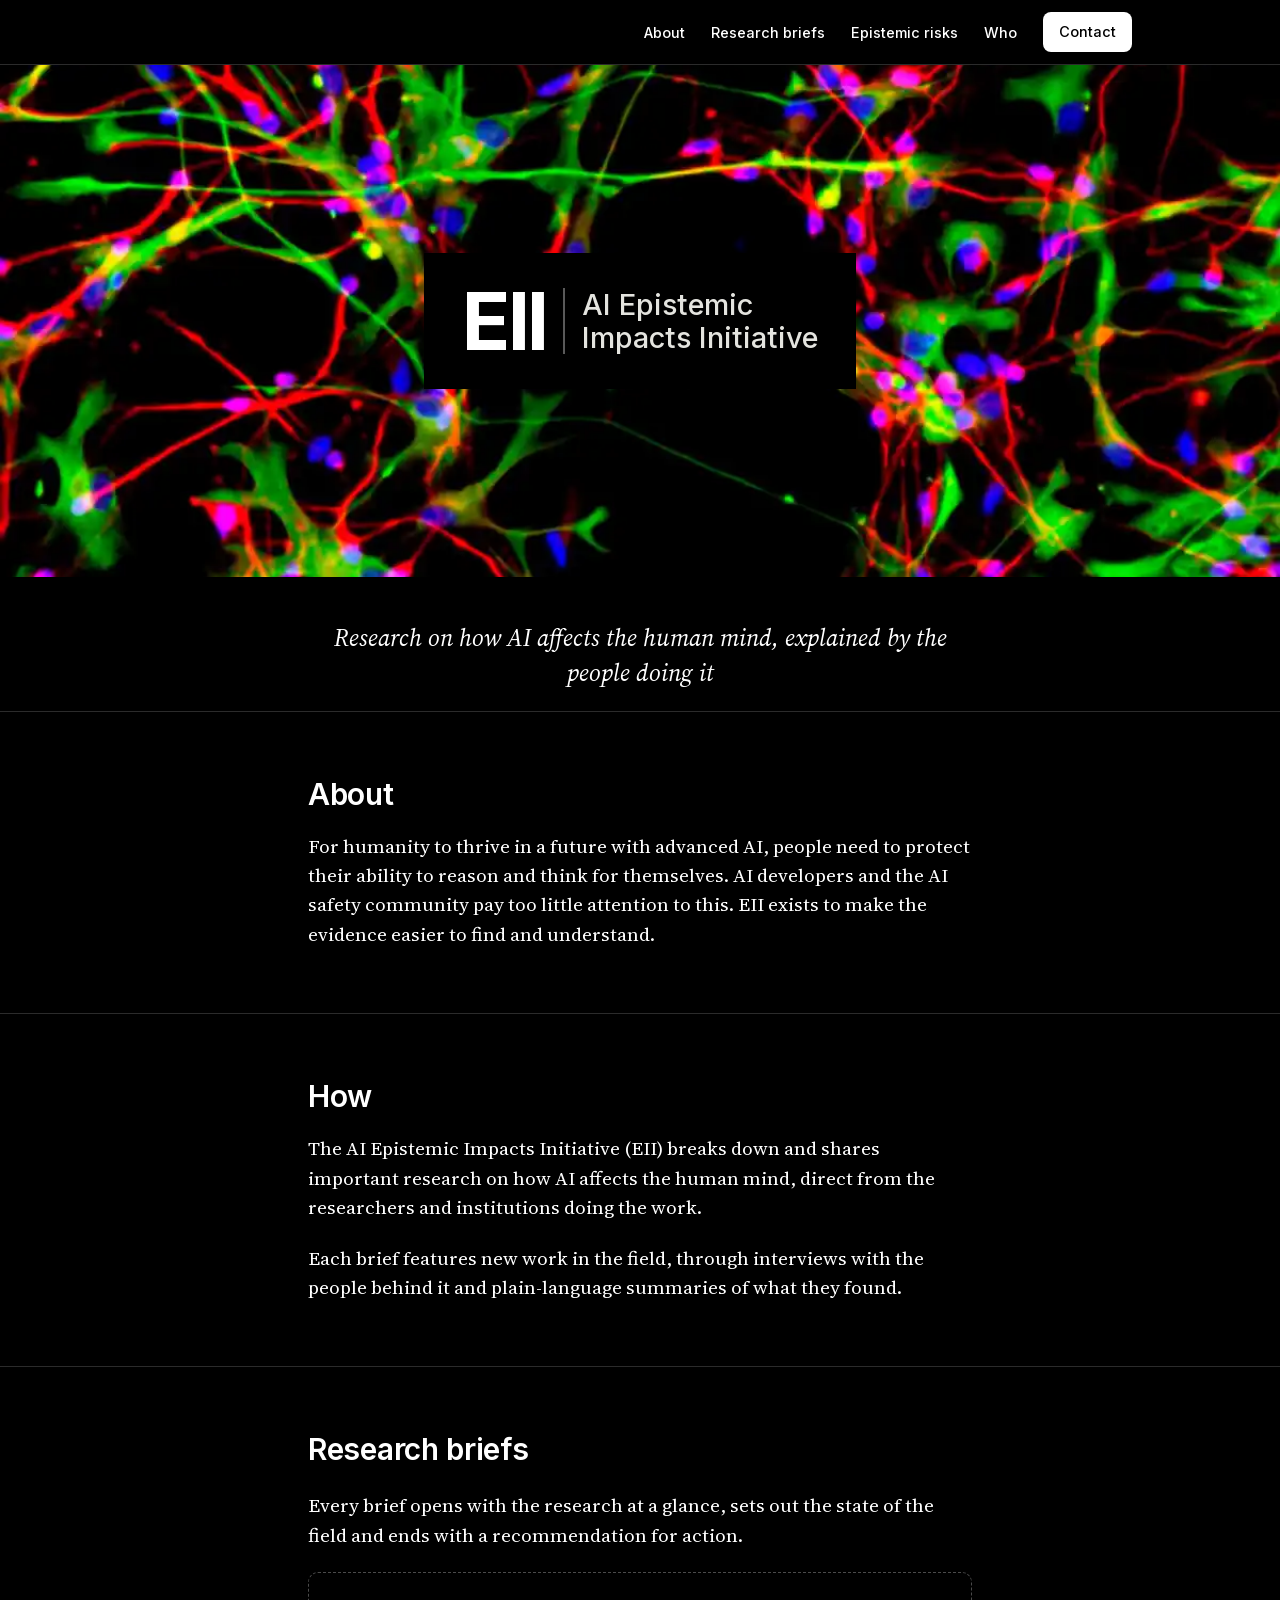
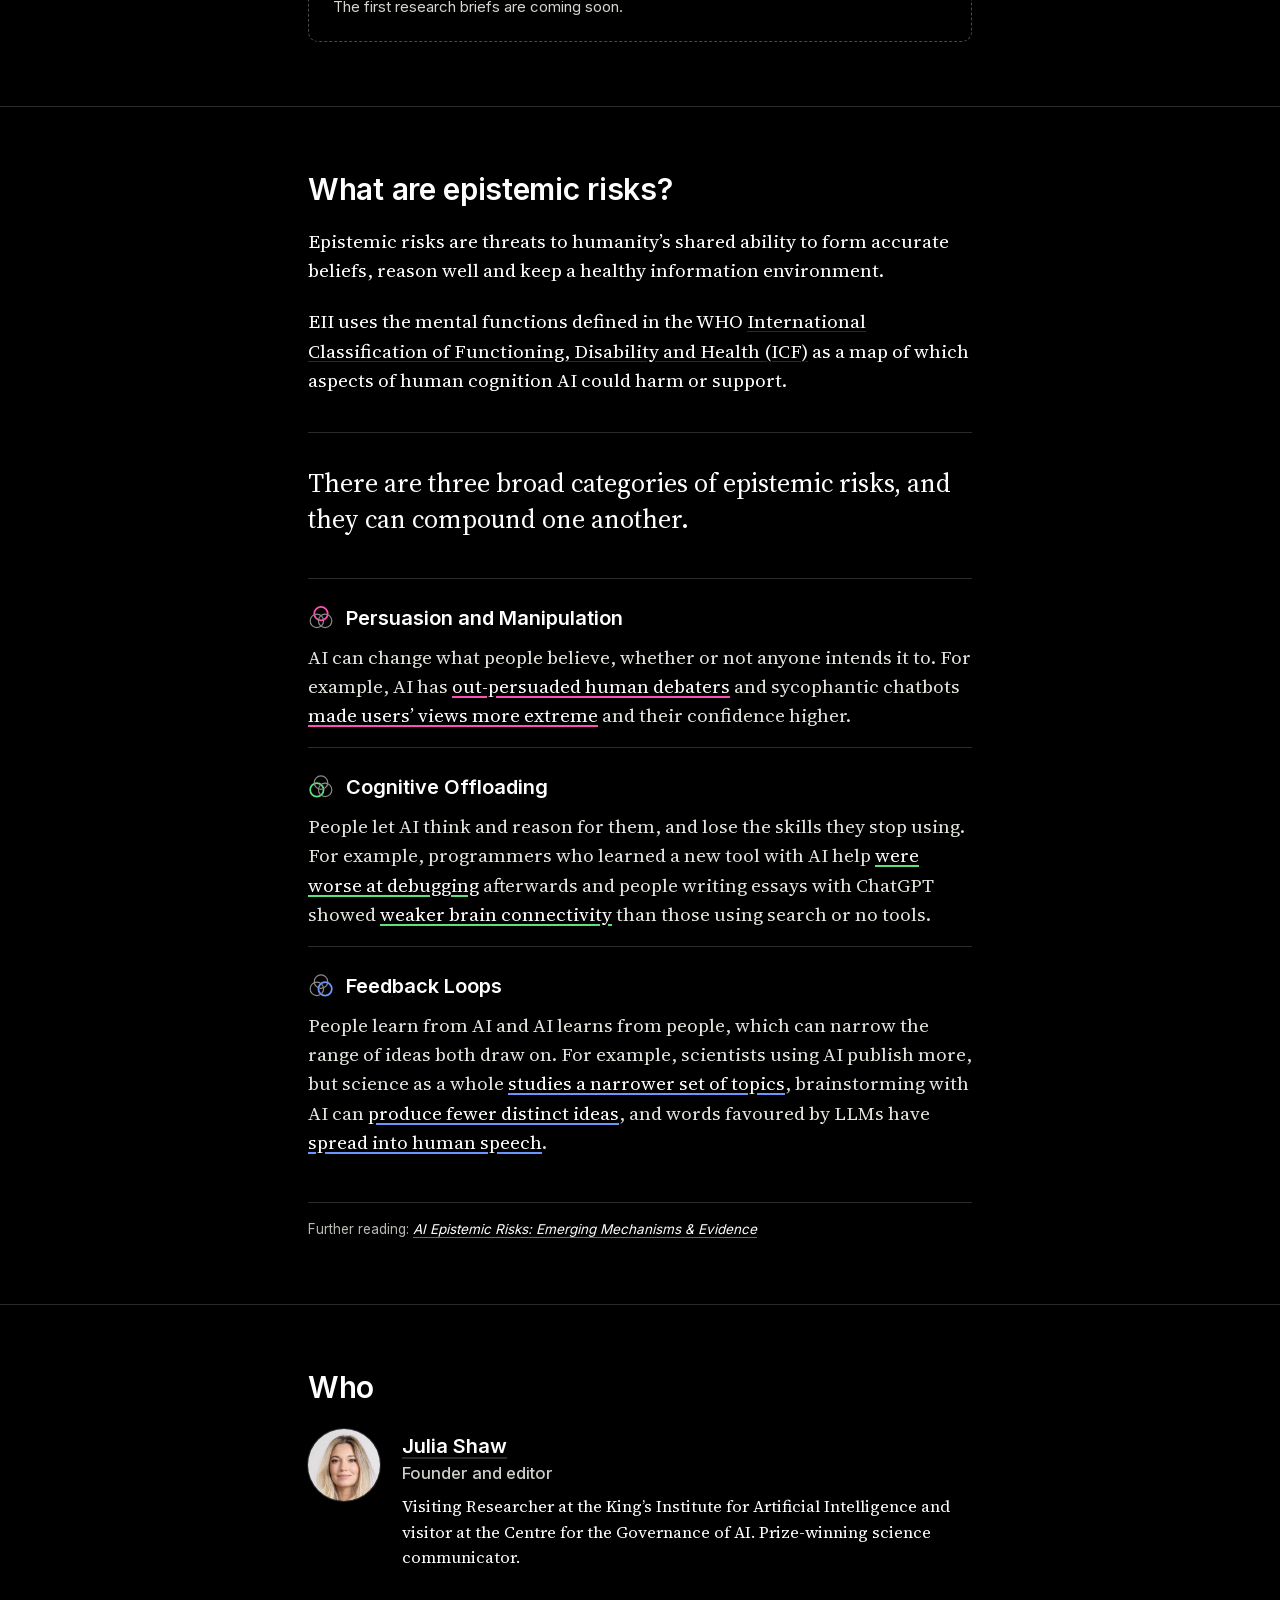
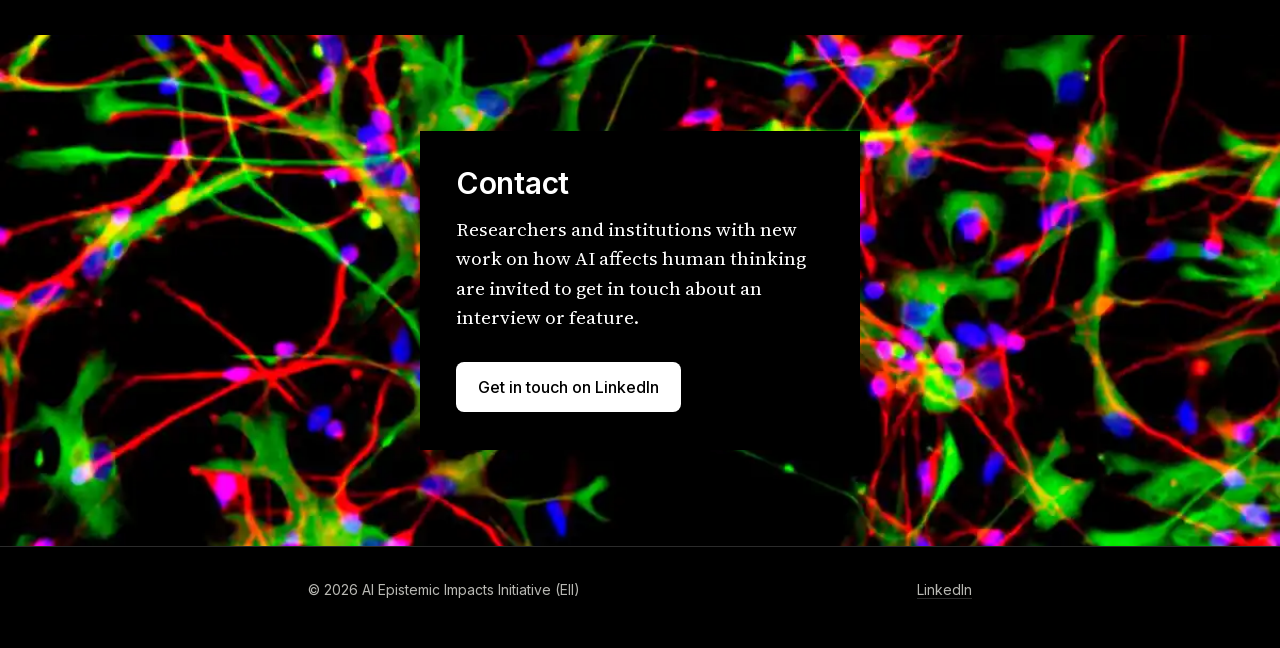
<file: index.html>
<!DOCTYPE html>
<html lang="en">
<head>
  <meta charset="utf-8">
  <meta name="viewport" content="width=device-width, initial-scale=1">
  <!-- Security: the browser may only load files from this site itself. Anything from elsewhere (scripts, fonts, trackers) is blocked. -->
  <meta http-equiv="Content-Security-Policy" content="default-src 'self'; script-src 'self'; style-src 'self'; img-src 'self'; font-src 'self'; connect-src 'none'; object-src 'none'; base-uri 'self'; form-action 'none'">
  <meta name="referrer" content="strict-origin-when-cross-origin">

  <!-- ===== SEO: edit these when the site's address or description changes ===== -->
  <title>EII | AI Epistemic Impacts Initiative</title>
  <meta name="description" content="The AI Epistemic Impacts Initiative (EII) breaks down and shares important research on how AI affects the human mind, direct from the researchers and institutions doing the work.">
  <link rel="canonical" href="https://epistemicimpacts.org/">
  <meta name="robots" content="index, follow">

  <!-- Social sharing (Open Graph / Twitter) -->
  <meta property="og:type" content="website">
  <meta property="og:site_name" content="AI Epistemic Impacts Initiative">
  <meta property="og:title" content="EII | AI Epistemic Impacts Initiative">
  <meta property="og:description" content="The AI Epistemic Impacts Initiative (EII) breaks down and shares important research on how AI affects the human mind, direct from the researchers and institutions doing the work.">
  <meta property="og:url" content="https://epistemicimpacts.org/">
  <meta property="og:image" content="https://epistemicimpacts.org/og-image.png">
  <meta name="twitter:card" content="summary_large_image">

  <!-- Structured data: tells Google this is an organisation and who runs it -->
  <script type="application/ld+json">
  {
    "@context": "https://schema.org",
    "@type": "Organization",
    "name": "AI Epistemic Impacts Initiative",
    "alternateName": "EII",
    "url": "https://epistemicimpacts.org/",
    "description": "The AI Epistemic Impacts Initiative (EII) breaks down and shares important research on how AI affects the human mind, direct from the researchers and institutions doing the work.",
    "founder": {
      "@type": "Person",
      "name": "Julia Shaw",
      "jobTitle": "Editor"
    },
    "knowsAbout": [
      "epistemic risk", "AI and human cognition", "false memory",
      "misinformation", "AI manipulation", "decision-making"
    ]
  }
  </script>

  <link rel="icon" href="favicon.png" type="image/png">
  <link rel="apple-touch-icon" href="apple-touch-icon.png">
  <link rel="stylesheet" href="style.css?v=25">
</head>

<body class="dark">
<a class="skip" href="#main">Skip to main content</a>

<!-- ===== HEADER / NAVIGATION ===== -->
<header class="site-header">
  <div class="container nav-row">
    <a class="logo" href="#top" aria-label="AI Epistemic Impacts Initiative home">
      <span class="logo-abbr">EII</span>
      <span class="logo-name">AI Epistemic<br>Impacts Initiative</span>
    </a>
    <nav aria-label="Main">
      <ul>
        <li><a href="#about">About</a></li>
        <li><a href="#briefs"><span class="nav-long">Research briefs</span><span class="nav-short">Briefs</span></a></li>
        <li><a href="#epistemic-risks"><span class="nav-long">Epistemic risks</span><span class="nav-short">Risks</span></a></li>
        <li><a href="#who">Who</a></li>
        <li><a class="btn" href="#contact">Contact</a></li>
      </ul>
    </nav>
  </div>
</header>

<main id="main">

<!-- ===== HERO ===== -->
<section class="hero hero-banner" id="top">
  <div class="banner-box">
    <h1 class="lockup"><span class="lk-abbr">EII</span><span class="lk-name">AI Epistemic<br>Impacts Initiative</span></h1>
  </div>
</section>
<div class="container tagline">
  <p class="lede">Research on how AI affects the human mind, explained by the people doing it</p>
</div>

<!-- ===== ABOUT ===== -->
<section class="section" id="about">
  <div class="container two-col">
    <h2>About</h2>
    <div>
      <p>For humanity to thrive in a future with advanced AI, people need to protect their ability to reason and think for themselves. AI developers and the AI safety community pay too little attention to this. EII exists to make the evidence easier to find and understand.</p>
    </div>
  </div>
</section>

<!-- ===== HOW ===== -->
<section class="section" id="how">
  <div class="container two-col">
    <h2>How</h2>
    <div>
      <p>The AI Epistemic Impacts Initiative (EII) breaks down and shares important research on how AI affects the human mind, direct from the researchers and institutions doing the work.</p>
      <p>Each brief features new work in the field, through interviews with the people behind it and plain-language summaries of what they found.</p>
    </div>
  </div>
</section>

<!-- ===== RESEARCH BRIEFS =====
     To add a brief: copy the example <li> below (remove the comment marks around it), put it at the top of the list
     and fill in the link, title, date and summary. The "coming soon" note hides itself once there is an entry. -->
<section class="section" id="briefs">
  <div class="container">
    <h2>Research briefs</h2>
    <p class="up-intro">Every brief opens with the research at a glance, sets out the state of the field and ends with a recommendation for action.</p>
    <ul class="up-list" data-updates>
      <!-- Example entry:
      <li class="up-item" data-type="brief">
        <p class="up-meta"><span class="up-tag">Research brief</span><time datetime="2026-11-01">1 November 2026</time></p>
        <h3 class="up-title"><a href="LINK">Title of the brief</a></h3>
        <p class="up-summary">One sentence on what it covers.</p>
      </li>
      -->
    </ul>
    <p class="up-empty">The first research briefs are coming soon.</p>
  </div>
</section>

<!-- ===== EPISTEMIC RISKS ===== -->
<section class="section" id="epistemic-risks">
  <div class="container two-col">
    <h2>What are epistemic risks?</h2>
    <div>
      <p class="er-def">Epistemic risks are threats to humanity’s shared ability to form accurate beliefs, reason well and keep a healthy information environment.</p>
      <p>EII uses the mental functions defined in the WHO <a href="https://www.who.int/standards/classifications/international-classification-of-functioning-disability-and-health">International Classification of Functioning, Disability and Health (ICF)</a> as a map of which aspects of human cognition AI could harm or support.</p>

      <div class="er-intro">
        <p class="er-lead">There are three broad categories of epistemic risks, and they can compound one another.</p>
      </div>

      <div class="er-cats">
        <div class="er-cat er-persuasion" id="persuasion">
          <h3><svg class="er-glyph" viewBox="0 0 24 24" aria-hidden="true" focusable="false"><circle class="on" cx="12" cy="8" r="6.2"/><circle cx="8.2" cy="14.6" r="6.2"/><circle cx="15.8" cy="14.6" r="6.2"/></svg>Persuasion and Manipulation</h3>
          <p class="er-text">AI can change what people believe, whether or not anyone intends it to. For example, AI has <a href="https://www.nature.com/articles/s41562-025-02194-6">out-persuaded human debaters</a> and sycophantic chatbots <a href="https://osf.io/preprints/psyarxiv/vmyek_v1">made users’ views more extreme</a> and their confidence higher.</p>
        </div>
        <div class="er-cat er-offloading" id="offloading">
          <h3><svg class="er-glyph" viewBox="0 0 24 24" aria-hidden="true" focusable="false"><circle class="on" cx="8.2" cy="14.6" r="6.2"/><circle cx="12" cy="8" r="6.2"/><circle cx="15.8" cy="14.6" r="6.2"/></svg>Cognitive Offloading</h3>
          <p class="er-text">People let AI think and reason for them, and lose the skills they stop using. For example, programmers who learned a new tool with AI help <a href="https://arxiv.org/abs/2601.20245">were worse at debugging</a> afterwards and people writing essays with ChatGPT showed <a href="https://arxiv.org/abs/2506.08872">weaker brain connectivity</a> than those using search or no tools.</p>
        </div>
        <div class="er-cat er-feedback" id="feedback">
          <h3><svg class="er-glyph" viewBox="0 0 24 24" aria-hidden="true" focusable="false"><circle class="on" cx="15.8" cy="14.6" r="6.2"/><circle cx="12" cy="8" r="6.2"/><circle cx="8.2" cy="14.6" r="6.2"/></svg>Feedback Loops</h3>
          <p class="er-text">People learn from AI and AI learns from people, which can narrow the range of ideas both draw on. For example, scientists using AI publish more, but science as a whole <a href="https://www.nature.com/articles/s41586-025-09922-y">studies a narrower set of topics</a>, brainstorming with AI can <a href="https://www.nature.com/articles/s41562-025-02173-x">produce fewer distinct ideas</a>, and words favoured by LLMs have <a href="https://arxiv.org/abs/2409.01754">spread into human speech</a>.</p>
        </div>
      </div>
      <p class="er-source">Further reading: <a href="https://papers.ssrn.com/abstract=6873005"><cite>AI Epistemic Risks: Emerging Mechanisms &amp; Evidence</cite></a></p>
    </div>
  </div>
</section>

<!-- ===== WHO ===== -->
<section class="section" id="who">
  <div class="container">
    <h2>Who</h2>
    <ul class="people">
      <li class="person">
        <img class="avatar" src="people/julia-shaw.jpg" width="72" height="72" alt="">
        <h3><a href="https://www.kcl.ac.uk/people/julia-shaw">Julia Shaw</a></h3>
        <p class="role">Founder and editor</p>
        <p>Visiting Researcher at the King’s Institute for Artificial Intelligence and visitor at the Centre for the Governance of AI. Prize-winning science communicator.</p>
      </li>
    </ul>
  </div>
</section>

<!-- ===== CONTACT ===== -->
<section class="section contact" id="contact">
  <div class="container">
    <div class="contact-box">
    <h2>Contact</h2>
      <p>Researchers and institutions with new work on how AI affects human thinking are invited to get in touch about an interview or feature.</p>
      <!-- Contact is via LinkedIn. Change the link below (it appears twice on this page). -->
      <a class="btn btn-large" href="https://www.linkedin.com/in/drjuliashaw/">Get in touch on LinkedIn</a>
    </div>
  </div>
</section>

</main>

<!-- ===== FOOTER ===== -->
<footer class="site-footer">
  <div class="container footer-row">
    <p>&copy; <span id="year">2026</span> AI Epistemic Impacts Initiative (EII)</p>
    <p><a href="https://www.linkedin.com/in/drjuliashaw/">LinkedIn</a></p>
  </div>
</footer>

<script src="script.js?v=2"></script>
</body>
</html>
</file>
<file: style.css>
/* =====================================================================
   CogGuide stylesheet
   Change colours and fonts here; everything else follows.
   ===================================================================== */

/* ---------- Fonts (stored in fonts/, so nothing loads from Google) ---------- */
@font-face {
    font-family: 'Inter';
    font-style: normal;
    font-weight: 400;
    font-display: swap;
    src: url(fonts/inter-normal.woff2) format('woff2');
    unicode-range: U+0000-00FF, U+0131, U+0152-0153, U+02BB-02BC, U+02C6, U+02DA, U+02DC, U+0304, U+0308, U+0329, U+2000-206F, U+20AC, U+2122, U+2191, U+2193, U+2212, U+2215, U+FEFF, U+FFFD;
}
@font-face {
    font-family: 'Inter';
    font-style: normal;
    font-weight: 500;
    font-display: swap;
    src: url(fonts/inter-normal.woff2) format('woff2');
    unicode-range: U+0000-00FF, U+0131, U+0152-0153, U+02BB-02BC, U+02C6, U+02DA, U+02DC, U+0304, U+0308, U+0329, U+2000-206F, U+20AC, U+2122, U+2191, U+2193, U+2212, U+2215, U+FEFF, U+FFFD;
}
@font-face {
    font-family: 'Inter';
    font-style: normal;
    font-weight: 600;
    font-display: swap;
    src: url(fonts/inter-normal.woff2) format('woff2');
    unicode-range: U+0000-00FF, U+0131, U+0152-0153, U+02BB-02BC, U+02C6, U+02DA, U+02DC, U+0304, U+0308, U+0329, U+2000-206F, U+20AC, U+2122, U+2191, U+2193, U+2212, U+2215, U+FEFF, U+FFFD;
}
@font-face {
    font-family: 'Inter';
    font-style: normal;
    font-weight: 700;
    font-display: swap;
    src: url(fonts/inter-normal.woff2) format('woff2');
    unicode-range: U+0000-00FF, U+0131, U+0152-0153, U+02BB-02BC, U+02C6, U+02DA, U+02DC, U+0304, U+0308, U+0329, U+2000-206F, U+20AC, U+2122, U+2191, U+2193, U+2212, U+2215, U+FEFF, U+FFFD;
}
@font-face {
    font-family: 'Source Serif 4';
    font-style: italic;
    font-weight: 400;
    font-display: swap;
    src: url(fonts/source-serif-4-italic.woff2) format('woff2');
    unicode-range: U+0000-00FF, U+0131, U+0152-0153, U+02BB-02BC, U+02C6, U+02DA, U+02DC, U+0304, U+0308, U+0329, U+2000-206F, U+20AC, U+2122, U+2191, U+2193, U+2212, U+2215, U+FEFF, U+FFFD;
}
@font-face {
    font-family: 'Source Serif 4';
    font-style: normal;
    font-weight: 400;
    font-display: swap;
    src: url(fonts/source-serif-4-normal.woff2) format('woff2');
    unicode-range: U+0000-00FF, U+0131, U+0152-0153, U+02BB-02BC, U+02C6, U+02DA, U+02DC, U+0304, U+0308, U+0329, U+2000-206F, U+20AC, U+2122, U+2191, U+2193, U+2212, U+2215, U+FEFF, U+FFFD;
}
@font-face {
    font-family: 'Source Serif 4';
    font-style: normal;
    font-weight: 600;
    font-display: swap;
    src: url(fonts/source-serif-4-normal.woff2) format('woff2');
    unicode-range: U+0000-00FF, U+0131, U+0152-0153, U+02BB-02BC, U+02C6, U+02DA, U+02DC, U+0304, U+0308, U+0329, U+2000-206F, U+20AC, U+2122, U+2191, U+2193, U+2212, U+2215, U+FEFF, U+FFFD;
}

:root {
  --bg: #faf9f5;          /* warm off-white page background */
  --ink: #141413;         /* near-black text */
  --muted: #5f5e5a;       /* secondary text */
  --rule: #e2e0d8;        /* hairline dividers */
  --accent: #8ecae6;      /* light blue, used for buttons and highlights */
  --accent-dark: #3a8fbf; /* deeper blue, for hovers and small text */
  --heading: #008F7E;     /* teal, used for section headings and menu links */
  --card: #f2f0ea;        /* slightly darker panel */

  --sans: "Inter", -apple-system, BlinkMacSystemFont, "Segoe UI", Helvetica, Arial, sans-serif;
  --serif: "Source Serif 4", Georgia, "Times New Roman", serif;

  --max: 1180px;
  --gutter: 24px;
}

* { box-sizing: border-box; }
html { scroll-behavior: smooth; scroll-padding-top: 80px; }

body {
  margin: 0;
  background: var(--bg);
  color: var(--ink);
  font-family: var(--serif);
  font-size: 19px;
  line-height: 1.55;
  -webkit-font-smoothing: antialiased;
}

h1, h2, h3, .site-header, .btn, .label, .card-num, .role, .pub-type, time, .note, .site-footer {
  font-family: var(--sans);
}

h1 { font-size: clamp(38px, 5.5vw, 60px); font-weight: 700; line-height: 1.08; letter-spacing: -0.02em; margin: 0; }
h2 { color: var(--heading); font-size: 30px; font-weight: 600; line-height: 1.2; letter-spacing: -0.01em; margin: 0 0 24px; }
h3 { font-size: 20px; font-weight: 600; line-height: 1.3; margin: 0 0 8px; }
p { margin: 0 0 1.1em; }
p:last-child { margin-bottom: 0; }
a { color: inherit; text-decoration: none; }
p a, .hero-links a { text-decoration: underline; text-decoration-color: var(--rule); text-underline-offset: 3px; }
p a:hover, .hero-links a:hover { text-decoration-color: var(--accent); }
strong { font-weight: 600; }

.container { max-width: var(--max); margin: 0 auto; padding: 0 var(--gutter); }

.skip { position: absolute; left: -999px; top: 8px; background: var(--ink); color: #fff; padding: 8px 12px; }
.skip:focus { left: 8px; z-index: 100; }

/* ---------- Header ---------- */
.site-header {
  position: sticky; top: 0; z-index: 50;
  background: rgba(250, 249, 245, 0.92);
  backdrop-filter: blur(8px);
  border-bottom: 1px solid var(--rule);
}
.nav-row { display: flex; align-items: center; justify-content: space-between; height: 64px; }
.logo { display: flex; align-items: center; gap: 10px; font-weight: 700; font-size: 18px; letter-spacing: -0.01em; }
.logo-mark { height: 32px; width: auto; display: block; }
nav ul { list-style: none; margin: 0; padding: 0; display: flex; gap: 26px; align-items: center; }
nav a { font-size: 14.5px; font-weight: 500; }
nav a:not(.btn) { color: var(--heading); }
nav a:not(.btn):hover { color: var(--accent-dark); }

/* ---------- Buttons ---------- */
.btn {
  display: inline-block;
  background: var(--ink); color: var(--bg);
  padding: 9px 16px; border-radius: 8px;
  font-size: 14.5px; font-weight: 500;
  transition: background .15s;
}
.btn:hover { background: var(--accent-dark); }
.btn-large { background: var(--accent); color: var(--ink); padding: 13px 22px; font-size: 16px; margin-top: 8px; }
.btn-large:hover { background: var(--accent-dark); color: #fff; }

/* ---------- Hero ---------- */
.hero { padding: 96px 0 72px; }
.hero-grid { display: grid; grid-template-columns: 1fr 1fr; gap: 64px; align-items: start; }
.lede { font-size: 24px; line-height: 1.45; margin-bottom: 24px; }
.hero-links { font-family: var(--sans); font-size: 14.5px; line-height: 2; }
.hero-links a { margin-right: 12px; white-space: nowrap; }
.label { font-weight: 600; margin-right: 8px; }

/* ---------- Sections ---------- */
.section { padding: 64px 0; border-top: 1px solid var(--rule); }
.two-col { display: grid; grid-template-columns: 1fr 2fr; gap: 48px; }
.two-col h2 { margin-bottom: 0; }
.note { color: var(--muted); font-size: 15px; margin-top: 32px; }

/* ---------- Cards (What we produce) ---------- */
.cards { list-style: none; margin: 0; padding: 0; display: grid; grid-template-columns: repeat(3, 1fr); gap: 20px; }
.card { background: var(--card); border-radius: 12px; padding: 28px; }
.card p { font-size: 17px; }
.card-num { display: block; color: var(--accent-dark); font-weight: 600; font-size: 13px; letter-spacing: .08em; margin-bottom: 20px; }

/* ---------- Areas of work ---------- */
.areas { list-style: none; margin: 0; padding: 0; display: grid; grid-template-columns: repeat(4, 1fr); gap: 0 32px; }
.area { border-top: 1px solid var(--ink); padding: 20px 0 32px; }
.area p { font-size: 16.5px; line-height: 1.5; }

/* ---------- Steps ---------- */
.steps { padding-left: 1.3em; margin: 0 0 1.1em; }
.steps li { margin-bottom: 6px; }

/* ---------- Publications list ---------- */
.pub-list { list-style: none; margin: 0; padding: 0; border-top: 1px solid var(--ink); }
.pub { display: grid; grid-template-columns: 130px 140px 1fr; gap: 16px; padding: 18px 0; border-bottom: 1px solid var(--rule); font-size: 17px; }
.pub time, .pub-type { font-size: 14px; color: var(--muted); padding-top: 3px; }
.pub a:hover { color: var(--accent-dark); }
.pub-empty { display: block; color: var(--muted); }

/* ---------- People ---------- */
.people { list-style: none; margin: 0; padding: 0; display: grid; grid-template-columns: repeat(3, 1fr); gap: 32px; }
.person { border-top: 1px solid var(--ink); padding-top: 20px; }
.person p { font-size: 16.5px; }
.role { color: var(--accent-dark); font-size: 14px; font-weight: 500; margin-bottom: 12px; }

/* ---------- Participate ---------- */
.participate { background: var(--card); border-top: none; }

/* ---------- Footer ---------- */
.site-footer { border-top: 1px solid var(--rule); padding: 32px 0; font-size: 14px; color: var(--muted); }
.footer-row { display: flex; justify-content: space-between; gap: 16px; flex-wrap: wrap; }
.site-footer a:hover { color: var(--accent-dark); }

/* ---------- Responsive ---------- */
@media (max-width: 960px) {
  .areas { grid-template-columns: repeat(2, 1fr); }
  .people, .cards { grid-template-columns: 1fr 1fr; }
  .logo-mark { height: 26px; }
}
@media (max-width: 720px) {
  body { font-size: 17px; }
  .hero { padding: 56px 0 48px; }
  .hero-grid, .two-col { grid-template-columns: 1fr; gap: 24px; }
  .lede { font-size: 20px; }
  .section { padding: 48px 0; }
  .cards, .areas, .people { grid-template-columns: 1fr; }
  nav ul { gap: 14px; }
  .logo-mark { height: 20px; }
  nav li:not(:last-child) { display: none; }   /* on phones, keep only the Participate button */
  .pub { grid-template-columns: 1fr; gap: 4px; }
}

/* =====================================================================
   Paper pages (publications/*.html)
   Same building blocks as the homepage: hero, two-column sections, cards.
   ===================================================================== */
.paper-hero h1 { font-size: clamp(34px, 4.6vw, 52px); }
.crumb { font-family: var(--sans); font-size: 14.5px; margin-bottom: 24px; }
.crumb a { color: var(--heading); }
.crumb a:hover { color: var(--accent-dark); }
.paper-kind { font-family: var(--sans); font-size: 14.5px; color: var(--muted); margin-bottom: 8px; }
.paper-kind .label { color: var(--accent-dark); }
.hero-actions { display: flex; align-items: center; gap: 20px; flex-wrap: wrap; margin-bottom: 28px; }
.hero-actions .btn-large { margin-top: 0; }
p.hero-actions a, p.crumb a, p.more a { text-decoration: none; }
.btn-plain { font-family: var(--sans); font-size: 15px; font-weight: 500; color: var(--heading); }
.btn-plain:hover { color: var(--accent-dark); }
.more { margin-top: 8px; }

/* Section headings stay in view while you read the long sections */
.sec-head { position: sticky; top: 96px; align-self: start; }
.sec-head .card-num { margin-bottom: 10px; }

.prose h3 { margin: 40px 0 12px; }
.prose h3:first-child { margin-top: 0; }
.sub-num { font-size: 13px; font-weight: 600; letter-spacing: .08em; color: var(--accent-dark); margin-right: 10px; }
.prose p, .prose li { hyphens: auto; }
.abstract-text { font-size: 21px; line-height: 1.5; }

.tags { font-family: var(--sans); font-size: 13.5px; line-height: 2.2; margin-top: 24px; }
.tag { display: inline-block; background: var(--card); border-radius: 999px; padding: 2px 12px; margin-right: 4px; white-space: nowrap; }

.step-cards { grid-template-columns: 1fr 1fr; margin: 8px 0 32px; }
.step-cards h4 { font-family: var(--sans); font-size: 18px; font-weight: 600; margin: 0 0 8px; }
.step-cards p { font-size: 16px; line-height: 1.5; }

.cite, .fn-mark { font-family: var(--sans); font-size: 0.72em; color: var(--muted); white-space: nowrap; }
.cite a, .fn-mark a { color: var(--accent-dark); }
.cite a:hover, .fn-mark a:hover { text-decoration: underline; }
:target { scroll-margin-top: 90px; }
li:target { background: #e8f3f9; border-radius: 4px; }

.footnotes { padding-left: 1.3em; margin: 0 0 32px; font-size: 16px; line-height: 1.5; }
.footnotes li { margin-bottom: 12px; }
.footnotes a:not(.back) { text-decoration: underline; text-decoration-color: var(--rule); text-underline-offset: 3px; overflow-wrap: anywhere; }
.back { font-family: var(--sans); color: var(--accent-dark); }

.refs summary { display: inline-block; cursor: pointer; font-family: var(--sans); font-size: 15px; font-weight: 500; background: var(--ink); color: var(--bg); padding: 9px 16px; border-radius: 8px; list-style: none; }
.refs summary::-webkit-details-marker { display: none; }
.refs summary:hover { background: var(--accent-dark); }
.refs[open] summary { margin-bottom: 20px; }
.refs ol { list-style: none; margin: 0; padding: 0; border-top: 1px solid var(--ink); font-size: 14.5px; line-height: 1.5; }
.refs li { display: grid; grid-template-columns: 44px 1fr; padding: 10px 0; border-bottom: 1px solid var(--rule); }
.ref-num { font-family: var(--sans); color: var(--muted); font-size: 13px; padding-top: 2px; }
.ref-text { overflow-wrap: anywhere; }
.ref-text a { text-decoration: underline; text-decoration-color: var(--rule); text-underline-offset: 3px; }
.ref-text a:hover { text-decoration-color: var(--accent); }

@media (max-width: 720px) {
  .sec-head { position: static; }
  .step-cards { grid-template-columns: 1fr; }
  .abstract-text { font-size: 18px; }
}

/* =====================================================================
   Framework pages (publications/mental-functions*.html)
   ===================================================================== */
.table-wrap { overflow-x: auto; margin: 8px 0 36px; }
.data-table { width: 100%; border-collapse: collapse; font-size: 16px; line-height: 1.45; border-top: 1px solid var(--ink); }
.data-table th { font-family: var(--sans); font-size: 13.5px; font-weight: 600; text-align: left; color: var(--muted); padding: 10px 14px 10px 0; border-bottom: 1px solid var(--rule); vertical-align: bottom; }
.data-table td { padding: 12px 14px 12px 0; border-bottom: 1px solid var(--rule); vertical-align: top; }
.data-table td:first-child { font-family: var(--sans); font-weight: 600; font-size: 15px; }
.data-table.wide { min-width: 640px; }
.data-table.wide td { font-size: 15px; }
.data-table td.num { font-family: var(--sans); white-space: nowrap; }
.lead-in { font-family: var(--sans); font-weight: 600; }
.fn { margin: 0 0 8px; }
.fn h4 { font-family: var(--sans); font-size: 19px; font-weight: 600; margin: 36px 0 6px; }
.fn .fn-def { margin-bottom: 12px; }
.viz-callout { display: flex; align-items: center; justify-content: space-between; gap: 16px; flex-wrap: wrap; background: var(--card); border-radius: 12px; padding: 18px 22px; margin: 4px 0 32px; }
.viz-callout p { margin: 0; font-family: var(--sans); font-size: 15.5px; }
p.viz-callout-text a { text-decoration: none; }
.viz-stage { padding-top: 8px; }
.mfv { margin-top: 8px; }
.two-col > * { min-width: 0; }
.home-viz { margin-top: 40px; }
.person h3 a { text-decoration: underline; text-decoration-color: var(--rule); text-underline-offset: 4px; }
.person h3 a:hover { color: var(--accent-dark); text-decoration-color: var(--accent); }
.avatar { display: block; width: 72px; height: 72px; border-radius: 50%; object-fit: cover; margin-bottom: 16px; background: var(--card); box-shadow: 0 0 0 1px var(--rule); }
.avatar-initials { display: flex; align-items: center; justify-content: center; font-family: var(--sans); font-size: 20px; font-weight: 600; color: var(--heading); }
/* Homepage hero gradient */
.hero:not(.paper-hero) { background: linear-gradient(180deg, #418f80 0%, #53998d 3%, #70aba0 8%, #99c3bb 15%, #a4c9c3 20%, #b3d2cc 30%, #c9e0da 45%, #dfebe9 60%, #edf4f2 72%, var(--bg) 88%); }
.pub-main a { display: inline; }
.pills { display: flex; flex-wrap: wrap; align-items: center; gap: 6px; margin: 10px 0 0; font-family: var(--sans); }
.pills-label { font-size: 13px; color: var(--muted); margin-right: 2px; }
.pill { display: inline-block; font-size: 12.5px; font-weight: 500; line-height: 1.3; color: #0b5f55; background: #dcefeb; border-radius: 999px; padding: 3px 10px; }
/* ---------- Cognitive guidelines pipeline ---------- */
.gp-layout { display: grid; grid-template-columns: minmax(0, 1.1fr) minmax(0, 1.5fr); gap: 48px; align-items: start; }
.gw { display: block; width: 100%; height: auto; overflow: visible; }
.gw-done { fill: #008F7E; } .gw-active { fill: #7cc3b7; } .gw-todo { fill: #e6ebe8; }
.gw-core { fill: #fff; stroke: var(--rule); }
.gw-lab { font-family: var(--sans); font-size: 12.5px; font-weight: 500; fill: #9a9890; }
.gw-on { fill: var(--ink); font-weight: 600; }
.gw-c1 { font-family: var(--sans); font-size: 15px; font-weight: 600; fill: var(--ink); }
.legend { display: flex; flex-wrap: wrap; gap: 16px; font-family: var(--sans); font-size: 13px; color: var(--muted); margin: 16px 0 0; }
.legend i { display: inline-block; width: 12px; height: 12px; border-radius: 3px; margin-right: 6px; vertical-align: -1px; }
.lg-done { background: #008F7E; } .lg-active { background: #7cc3b7; } .lg-todo { background: #e6ebe8; }
.gp-note { font-family: var(--sans); font-size: 13px; color: var(--muted); margin-top: 10px; }
.gp-head, .gp-row { display: grid; grid-template-columns: minmax(0, 1.3fr) 200px minmax(0, 1.4fr); gap: 20px; align-items: center; }
.gp-head { font-family: var(--sans); font-size: 12px; font-weight: 600; letter-spacing: .04em; text-transform: uppercase; color: var(--muted); padding-bottom: 10px; border-bottom: 1px solid var(--ink); }
.gp-stages { display: grid; grid-template-columns: repeat(4, 1fr); gap: 4px; font-size: 10px; letter-spacing: 0; text-transform: none; font-weight: 500; line-height: 1.2; }
.gp-list { list-style: none; margin: 0 0 24px; padding: 0; }
.gp-row { padding: 14px 0; border-bottom: 1px solid var(--rule); }
.gp-name { font-family: var(--sans); font-size: 16px; font-weight: 600; color: var(--ink); }
.gp-status { display: block; font-weight: 400; font-size: 13px; color: var(--heading); margin-top: 2px; }
.gp-quiet .gp-name { color: var(--muted); font-weight: 500; } .gp-quiet .gp-status { color: #9a9890; }
.gp-track { display: grid; grid-template-columns: repeat(4, 1fr); gap: 4px; }
.gp-cell { height: 10px; border-radius: 5px; } .gp-done { background: #008F7E; } .gp-active { background: #7cc3b7; } .gp-todo { background: #e6ebe8; }
.gp-links { display: flex; flex-wrap: wrap; gap: 6px; font-family: var(--sans); }
a.pill { text-decoration: none; } a.pill:hover { background: #cfe8e3; }
@media (max-width: 900px) { .gp-layout { grid-template-columns: 1fr; } .gw { max-width: 440px; margin: 0 auto; } }
@media (max-width: 640px) { .gp-head { display: none; } .gp-row { grid-template-columns: 1fr; gap: 8px; } }
.hero-text .pills { margin: 0 0 22px; }
/* ---------- Pipeline tags, example guideline ---------- */
.hero-note { font-size: 16.5px; color: var(--muted); margin-top: 16px; }
.gp-tag { display: inline-block; vertical-align: 2px; margin-left: 6px; font-size: 11px; font-weight: 600; letter-spacing: .03em; text-transform: uppercase; color: var(--muted); border: 1px solid var(--rule); border-radius: 999px; padding: 1px 8px; }
.gp-tag-pri { color: #0b5f55; border-color: #7cc3b7; background: #dcefeb; }
.ex-fail { border-left: 4px solid #c9723c; } .ex-pass { border-left: 4px solid #008F7E; }
.ex-why { font-family: var(--sans); font-size: 14px; color: var(--muted); margin-top: 8px; }
/* ---------- Research projects page ---------- */
.pub-desc { font-size: 16px; line-height: 1.5; margin: 8px 0 0; color: var(--ink); }
.pub-people { font-family: var(--sans); font-size: 13.5px; color: var(--muted); margin: 6px 0 0; }
.cards-4 { grid-template-columns: repeat(4, 1fr); }
@media (max-width: 1000px) { .cards-4 { grid-template-columns: 1fr 1fr; } }
@media (max-width: 640px) { .cards-4 { grid-template-columns: 1fr; } }
/* EII text wordmark */
.logo { color: var(--ink); text-decoration: none; }
.logo-abbr { font-size: 26px; font-weight: 800; letter-spacing: -0.02em; line-height: 1; }
.logo-name { font-size: 11px; font-weight: 500; line-height: 1.2; color: var(--muted); border-left: 1px solid var(--rule); padding-left: 10px; }
@media (max-width: 720px) { .logo-abbr { font-size: 22px; } }
/* ===== Homepage dark theme (only applies to <body class="dark">) ===== */
body.dark {
  --bg: #000; --ink: #fff; --muted: #b8b8b3; --rule: #2b2b2b;
  --heading: #fff; --card: #111; --accent: #fff; --accent-dark: #cfcfca;
}
body.dark .site-header { background: rgba(0, 0, 0, 0.92); }
body.dark .hero:not(.paper-hero) { background: var(--bg); }
body.dark .btn-large { background: #fff; color: #000; }
body.dark .btn-large:hover { background: #cfcfca; color: #000; }
body.dark .pill { color: #fff; background: #1c1c1c; box-shadow: 0 0 0 1px #3a3a3a; }
body.dark .avatar { background: #111; }
body.dark .mfv {
  --mfv-bg: #000; --mfv-ink: #fff; --mfv-muted: #b8b8b3; --mfv-rule: #2b2b2b; --mfv-card: #111;
  --mfv-teal-soft: #123f39; --mfv-teal-mid: #3f9c8e;
}
body.dark .mfv-core-circle { fill: #000; }
body.dark .mfv-seg-label { fill: #fff; }
body.dark .mfv-count-bg { fill: #000; }
body.dark .mfv-tip { color: #000; }
body.dark .mfv-card { background: #000; }
body.dark .mfv-subrow:hover, body.dark .mfv-subrow.is-active, body.dark .mfv-list-btn:hover, body.dark .mfv-list-btn:focus-visible { background: #1c1c1c; }
body.dark .mfv-subrow dd, body.dark .mfv-list-def { color: #d6d6d1; }
/* ===== Homepage layout: centred title, headings above text, wider margins ===== */
body.dark { --gutter: 48px; }
body.dark .container { max-width: 920px; }
body.dark .hero-grid { grid-template-columns: 1fr; gap: 20px; justify-items: center; text-align: center; }
body.dark .hero .lede { margin: 0 auto; }
body.dark .two-col { grid-template-columns: 1fr; gap: 20px; }
@media (max-width: 720px) { body.dark { --gutter: 32px; } }
/* ===== Homepage title: large version of the EII wordmark ===== */
body.dark .hero { padding: 120px 0 104px; }
body.dark .hero h1.lockup { display: flex; align-items: center; justify-content: center; font-family: var(--sans); letter-spacing: normal; line-height: 1; }
body.dark .lk-abbr { font-size: clamp(60px, 10.5vw, 124px); font-weight: 700; letter-spacing: -0.03em; }
body.dark .lk-name { font-size: clamp(21px, 3.8vw, 44px); font-weight: 500; line-height: 1.15; text-align: left; color: #e4e4df; margin-left: .55em; padding-left: .6em; border-left: 2px solid rgba(255, 255, 255, .35); }
body.dark .hero .lede { font-style: italic; font-size: 22px; color: #d6d6d1; margin-top: 28px; }
@media (max-width: 720px) {
  body.dark .hero { padding: 72px 0 60px; }
  body.dark .hero .lede { font-size: 18px; }
}
body.dark #people .pills { margin-top: 28px; }
body.dark .affil-name { font-size: 20px; font-weight: 600; margin: 0 0 8px; }
body.dark .affil-name a { text-decoration: underline; text-decoration-color: var(--rule); text-underline-offset: 4px; }
/* ===== Homepage banner: neuron image with the wordmark in a black panel ===== */
body.dark .hero.hero-banner { display: flex; align-items: center; justify-content: center; min-height: clamp(280px, 40vw, 540px); padding: 48px 16px; background: #000 url(hero-neurons.webp) center / cover no-repeat; }
body.dark .banner-box { background: #000; padding: clamp(22px, 3.6vw, 48px) clamp(26px, 5vw, 72px); }
body.dark .tagline { text-align: center; padding-top: 44px; padding-bottom: 20px; }
body.dark .tagline .lede { margin: 0; font-style: italic; }
@media (max-width: 720px) { body.dark .hero.hero-banner { padding: 40px 16px; } }
/* ===== What are epistemic risks? (static three-circle diagram + one subsection per category) ===== */
body.dark .er-def { font-family: var(--serif); color: #fff; margin: 0 0 22px; }
body.dark #epistemic-risks cite { font-style: italic; }
body.dark .er-intro { display: grid; grid-template-columns: 250px 1fr; gap: 44px; align-items: center; margin-top: 36px; padding-top: 32px; border-top: 1px solid var(--rule); }
body.dark .er-rings { display: block; width: 100%; height: auto; overflow: visible; }
body.dark .er-rings circle { fill: rgba(255, 255, 255, .07); stroke: #9a9a96; stroke-width: 1.2; }
body.dark .er-rings text { font-family: var(--sans); font-size: 11.5px; font-weight: 500; letter-spacing: .02em; fill: #e4e4df; text-anchor: middle; dominant-baseline: central; }
body.dark .er-lead { margin: 0; font-size: clamp(20px, 2.3vw, 24px); line-height: 1.4; }
body.dark .er-cats { margin-top: 40px; }
body.dark .er-cat { padding: 26px 0 4px; border-top: 1px solid var(--rule); }
body.dark .er-cat h3 { display: flex; align-items: center; gap: 12px; font-size: 20px; font-weight: 600; margin: 0 0 12px; }
body.dark .er-glyph { flex: none; width: 26px; height: 26px; }
body.dark .er-glyph circle { fill: none; stroke: #8a8a86; stroke-width: 1.1; }
body.dark .er-glyph circle.on { fill: #fff; stroke: #fff; }
body.dark .er-cat p { color: #e4e4df; }
body.dark .er-cat > p { margin-bottom: 12px; }
body.dark .er-ex { list-style: none; margin: 0 0 22px; padding: 0; }
body.dark .er-ex li { position: relative; padding-left: 22px; margin: 0 0 8px; color: #e4e4df; }
body.dark .er-ex li::before { content: ""; position: absolute; left: 2px; top: .62em; width: 7px; height: 7px; border: 1.2px solid #9a9a96; border-radius: 50%; }
body.dark .er-ex a { color: #fff; text-decoration: underline; text-decoration-color: rgba(255, 255, 255, .4); text-underline-offset: 3px; }
body.dark .er-ex a:hover { text-decoration-color: #fff; }
body.dark .er-source { font-family: var(--sans); font-size: 13.5px; color: var(--muted); margin: 28px 0 0; padding-top: 16px; border-top: 1px solid var(--rule); }
body.dark .er-source a { color: #fff; text-decoration: underline; text-decoration-color: rgba(255, 255, 255, .4); text-underline-offset: 3px; }
@media (max-width: 720px) {
  body.dark .er-intro { grid-template-columns: 1fr; gap: 24px; }
  body.dark .er-figure { max-width: 250px; margin: 0 auto; }
  body.dark .er-lead { text-align: center; }
}
/* ===== Refresh (Oct 2026): narrower text, colour from the banner photo, highlighter marks, boxes ===== */
/* Colours sampled from the neuron photo's fluorescence channels. Each epistemic risk category has one. */
body.dark { --c-persuasion: #ff4fb4; --c-offloading: #5be37a; --c-feedback: #6a95ff; --c-marker: #fff; }

/* Narrower reading column (about 70 characters per line); the header stays wide. */
body.dark .container { max-width: 760px; }
body.dark .site-header .container { max-width: 1080px; }

/* Header: the logo hides while the banner (which shows the full logo) is on screen. */
body.dark .site-header .logo { transition: opacity .3s; }
body.dark .site-header.logo-off .logo { opacity: 0; pointer-events: none; }
.nav-short { display: none; }
@media (max-width: 720px) {
  body.dark nav li:not(:last-child) { display: list-item; }
  body.dark nav ul { gap: 13px; }
  body.dark nav a { font-size: 13px; }
  body.dark nav .btn { padding: 7px 11px; }
  body.dark .logo-name { display: none; }
  .nav-long { display: none; }
  .nav-short { display: inline; }
}
@media (max-width: 380px) { body.dark nav ul { gap: 10px; } body.dark nav a { font-size: 12.5px; } }

/* Smaller logo panel on the banner, so more of the photo shows. */
body.dark .banner-box { padding: clamp(14px, 2.2vw, 28px) clamp(18px, 3vw, 40px); }
body.dark .hero-banner .lk-abbr { font-size: clamp(42px, 6.6vw, 80px); }
body.dark .hero-banner .lk-name { font-size: clamp(16px, 2.5vw, 29px); }

/* Highlighter marks */
body.dark mark.hl {
  color: #000; font-style: inherit;
  background: linear-gradient(100deg, rgba(255, 255, 255, 0) 0.4%, var(--c-marker) 2.2%, var(--c-marker) 97.5%, rgba(255, 255, 255, 0) 99.6%);
  padding: .02em .28em .06em; margin: 0 -.08em; border-radius: .2em .7em .35em .6em;
  -webkit-box-decoration-break: clone; box-decoration-break: clone;
}

/* Epistemic risks: the diagram as overlapping colour channels */
body.dark .er-intro { grid-template-columns: 290px 1fr; gap: 40px; }
body.dark .er-rings { isolation: isolate; }
body.dark .er-rings circle { stroke: none; fill-opacity: .9; mix-blend-mode: screen; }
body.dark .er-rings circle.c-persuasion { fill: var(--c-persuasion); }
body.dark .er-rings circle.c-offloading { fill: var(--c-offloading); }
body.dark .er-rings circle.c-feedback { fill: var(--c-feedback); }
body.dark .er-rings text { font-size: 13px; font-weight: 700; fill: #fff; paint-order: stroke; stroke: rgba(0, 0, 0, .55); stroke-width: 3.5px; stroke-linejoin: round; }
body.dark .er-lead { font-size: clamp(21px, 2.6vw, 26px); }
body.dark .er-persuasion { --cat: var(--c-persuasion); }
body.dark .er-offloading { --cat: var(--c-offloading); }
body.dark .er-feedback { --cat: var(--c-feedback); }
body.dark .er-glyph circle.on { fill: var(--cat); stroke: var(--cat); }
body.dark .er-ex li::before { border-color: var(--cat); background: var(--cat); }
body.dark .er-ex a { text-decoration-color: var(--cat); text-decoration-thickness: 2px; }
body.dark .er-ex a:hover { color: var(--cat); }
@media (max-width: 720px) { body.dark .er-intro { grid-template-columns: 1fr; gap: 24px; } body.dark .er-figure { max-width: 270px; } }

/* Updates */
body.dark .up-intro { color: #fff; margin-bottom: 22px; }
body.dark .up-filters { display: flex; flex-wrap: wrap; gap: 8px; margin: 0 0 18px; }
body.dark .up-filters[hidden] { display: none; }
body.dark .up-filter { font: 500 13.5px var(--sans); color: #fff; background: none; border: 1px solid #3a3a3a; border-radius: 999px; padding: 6px 14px; cursor: pointer; }
body.dark .up-filter:hover { border-color: #fff; }
body.dark .up-filter[aria-pressed="true"] { background: var(--c-marker); border-color: var(--c-marker); color: #000; }
body.dark .up-list { list-style: none; margin: 0; padding: 0; }
body.dark .up-item { padding: 20px 0; border-top: 1px solid var(--rule); }
body.dark .up-item[hidden] { display: none; }
body.dark .up-meta { display: flex; gap: 12px; align-items: center; font: 13px var(--sans); color: var(--muted); margin: 0 0 6px; }
body.dark .up-tag { font-weight: 600; letter-spacing: .05em; text-transform: uppercase; font-size: 11.5px; color: #000; background: #fff; padding: 2px 7px; border-radius: 3px; }
body.dark .up-item[data-type="interview"] .up-tag { background: var(--c-persuasion); }
body.dark .up-item[data-type="news"] .up-tag { background: var(--c-offloading); }
body.dark .up-item[data-type="publication"] .up-tag { background: var(--c-feedback); }
body.dark .up-title { font-size: 20px; margin: 0 0 4px; }
body.dark .up-title a { color: #fff; }
body.dark .up-title a:hover { text-decoration: underline; text-decoration-color: var(--c-marker); }
body.dark .up-summary { color: #d6d6d1; margin: 0; }
body.dark .up-empty { font-family: var(--sans); font-size: 15px; color: #d6d6d1; border: 1px dashed #4a4a4a; border-radius: 10px; padding: 22px 24px; margin: 0; }
body.dark .up-empty[hidden] { display: none; }

/* People: one row per person, no rule above */
body.dark .people { grid-template-columns: 1fr; gap: 28px; }
body.dark .person { border-top: none; padding-top: 0; display: grid; grid-template-columns: 72px 1fr; column-gap: 22px; align-items: start; }
body.dark .person .avatar { grid-row: span 3; margin: 0; }
body.dark .person h3 { margin: 4px 0 2px; }
body.dark .person .role { margin-bottom: 8px; }

/* Contact box with a three-colour top edge */
body.dark .contact { background: none; }
body.dark .contact-box { position: relative; border: 1px solid #333; border-radius: 12px; padding: 36px 40px 40px; overflow: hidden; background: #0b0b0b; }
body.dark .contact-box::before { content: ""; position: absolute; left: 0; right: 0; top: 0; height: 4px; background: linear-gradient(90deg, var(--c-persuasion) 0 33.3%, var(--c-offloading) 33.3% 66.6%, var(--c-feedback) 66.6% 100%); }
body.dark .contact-box h2 { margin-bottom: 14px; }
@media (max-width: 720px) { body.dark .contact-box { padding: 28px 22px 30px; } }
body.dark .er-text a { color: #fff; text-decoration: underline; text-decoration-color: var(--cat); text-decoration-thickness: 2px; text-underline-offset: 3px; }
body.dark .er-text a:hover { color: var(--cat); }
/* Diagram: outlines only, each circle drawn in its category colour */
body.dark .er-rings circle, body.dark .er-rings circle.c-persuasion, body.dark .er-rings circle.c-offloading, body.dark .er-rings circle.c-feedback { fill: none; mix-blend-mode: normal; stroke-width: 1.5; }
body.dark .er-rings circle.c-persuasion { stroke: var(--c-persuasion); }
body.dark .er-rings circle.c-offloading { stroke: var(--c-offloading); }
body.dark .er-rings circle.c-feedback { stroke: var(--c-feedback); }
body.dark .er-rings text { font-size: 12.5px; font-weight: 500; fill: #e4e4df; stroke: none; }
body.dark .er-intro { grid-template-columns: 1fr 290px; }
@media (max-width: 720px) { body.dark .er-intro { grid-template-columns: 1fr; } }
body.dark .er-glyph circle.on { fill: none; stroke: var(--cat); stroke-width: 1.6; }
/* Diagram removed: the sentence runs full width */
body.dark .er-intro { grid-template-columns: 1fr; }
body.dark .er-lead { text-align: left; }
/* Contact: neuron photo behind the section, with the box in black like the banner's logo panel */
body.dark .section.contact { background: #000 url(hero-neurons.webp) center / cover no-repeat; padding: 96px 0; border-top: none; }
body.dark .contact-box { background: #000; border-color: #000; }
@media (max-width: 720px) { body.dark .section.contact { padding: 56px 0; } }
/* Contact box: narrow, centred, plain black like the banner panel (no colour stripe) */
body.dark .contact-box { max-width: 440px; margin: 0 auto; border: none; border-radius: 0; padding: 34px 36px 38px; }
body.dark .contact-box::before { display: none; }
@media (max-width: 720px) { body.dark .contact-box { padding: 28px 24px 30px; } }
</file>
